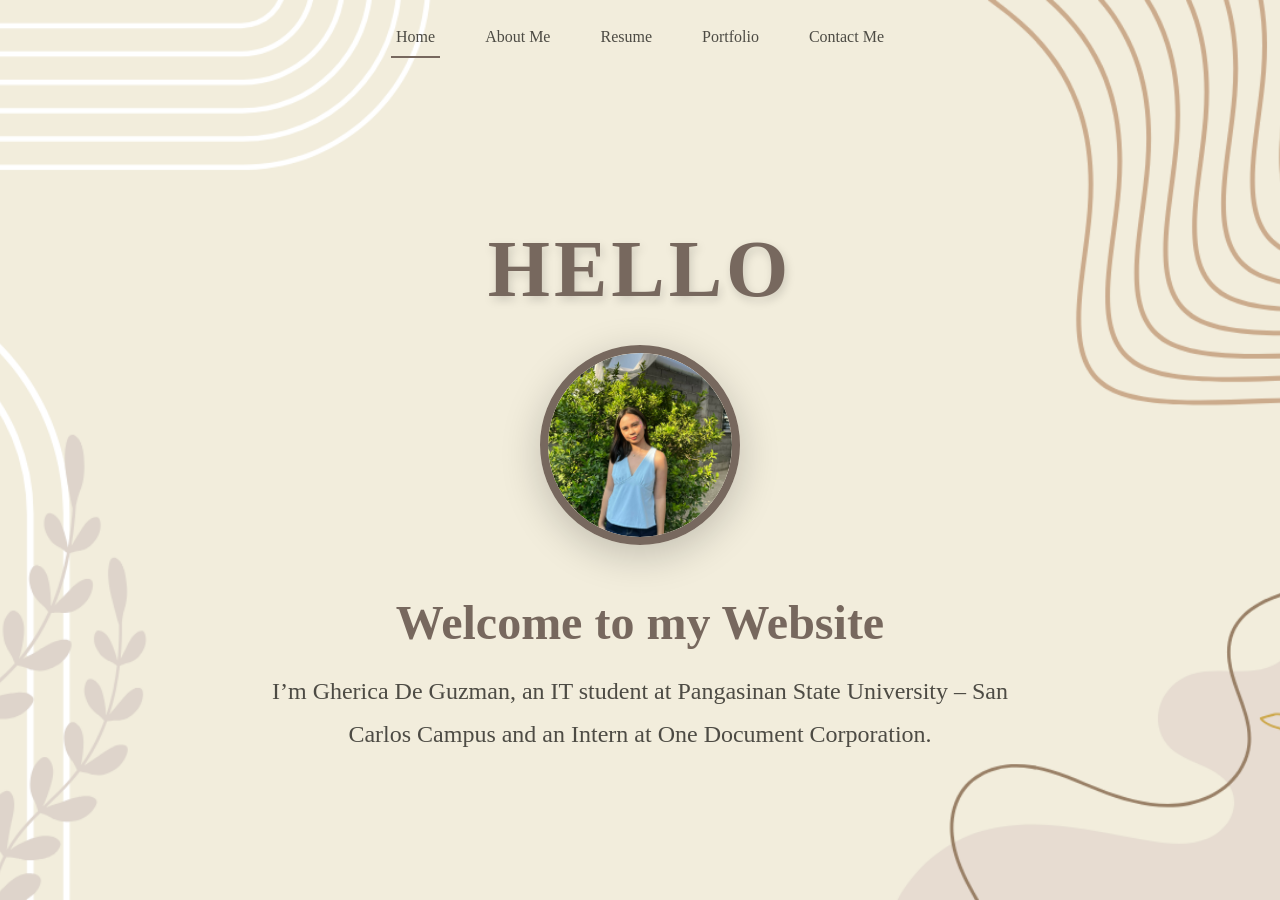
<file: index.html>
<!DOCTYPE html>
<html lang="en">
<head>
    <!-- Google tag (gtag.js) -->
<script async src="https://www.googletagmanager.com/gtag/js?id=G-MGXJLJP78P"></script>
<script>
  window.dataLayer = window.dataLayer || [];
  function gtag(){dataLayer.push(arguments);}
  gtag('js', new Date());

  gtag('config', 'G-MGXJLJP78P');
</script>
    <meta charset="UTF-8">
    <meta name="viewport" content="width=device-width, initial-scale=1.0">
    <title>MY PROFILE</title>
    <link rel="stylesheet" href="style.css">
</head>
<body>
   
<div class="container">

    <!-- NAVBAR -->
    <div class="dashboard">
        <a href="index.html" class="active">Home</a>
        <a href="about.html" >About Me</a>
        <a href="resume.html" >Resume</a>
        <a href="portfolio.html">Portfolio</a>
        <a href="contact.html">Contact Me</a>
    </div>  

    <!-- MAIN HERO SECTION -->
    <div class="card profile-card">
        <h1 class="name">HELLO</h1>

        <div class="image-frame">
            <img src="images/profile.jpg" alt="profile" class="profile">
        </div>
     
    </div>
       <div class="intro"> 
        <h2>Welcome to my Website</h2>
        <p> I’m Gherica De Guzman, an IT student at Pangasinan State University – San Carlos Campus 
            and an Intern at One Document Corporation.</p>
     </div>
 </div>
</div>

<script>
let lastScrollPosition = 0;
const navbar = document.querySelector('.dashboard');

window.addEventListener('scroll', function() {
    const currentScrollPosition = window.scrollY;
    
    // Only apply hide/show on mobile (less than 768px)
    if (window.innerWidth <= 768) {
        if (currentScrollPosition > lastScrollPosition) {
            // Scrolling down
            navbar.classList.add('navbar-hidden');
        } else {
            // Scrolling up
            navbar.classList.remove('navbar-hidden');
        }
    } else {
        // Always show on desktop
        navbar.classList.remove('navbar-hidden');
    }
    
    lastScrollPosition = currentScrollPosition;
});
</script>
   
</body>
</html>
</file>
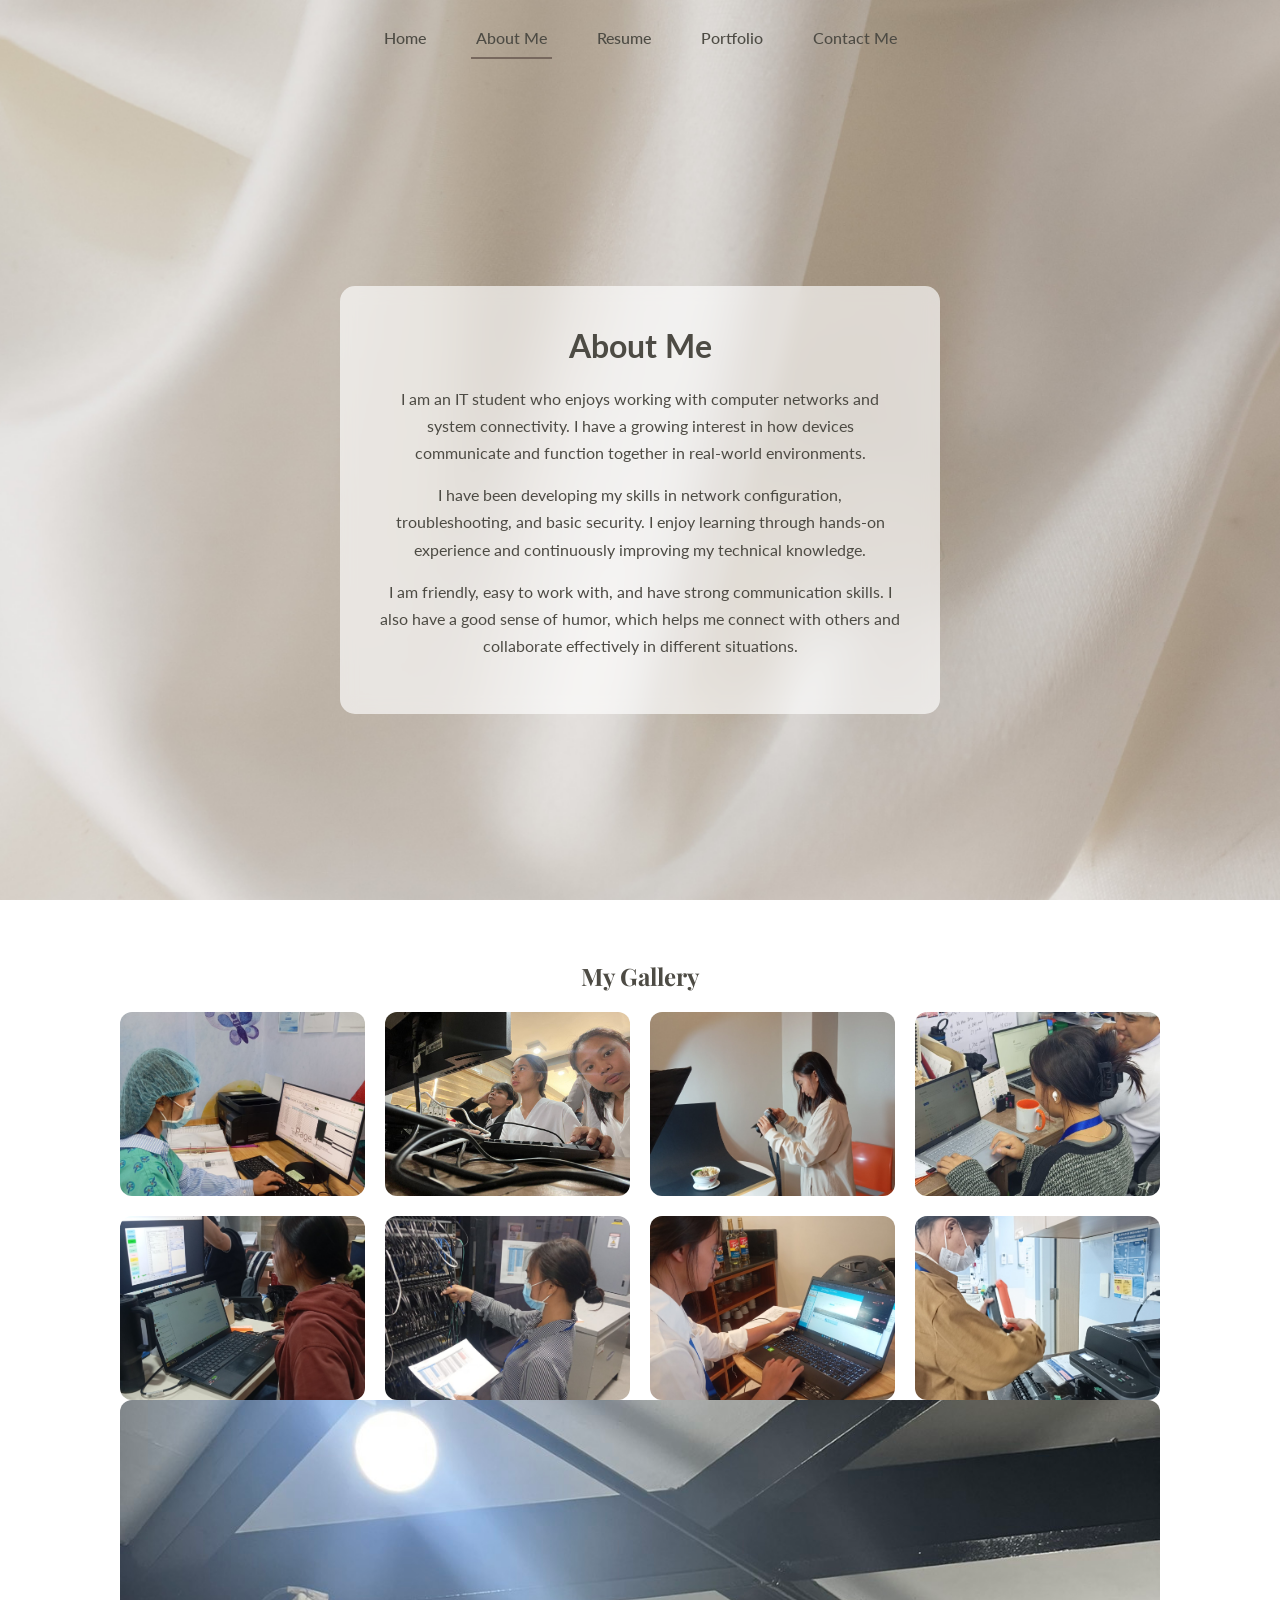
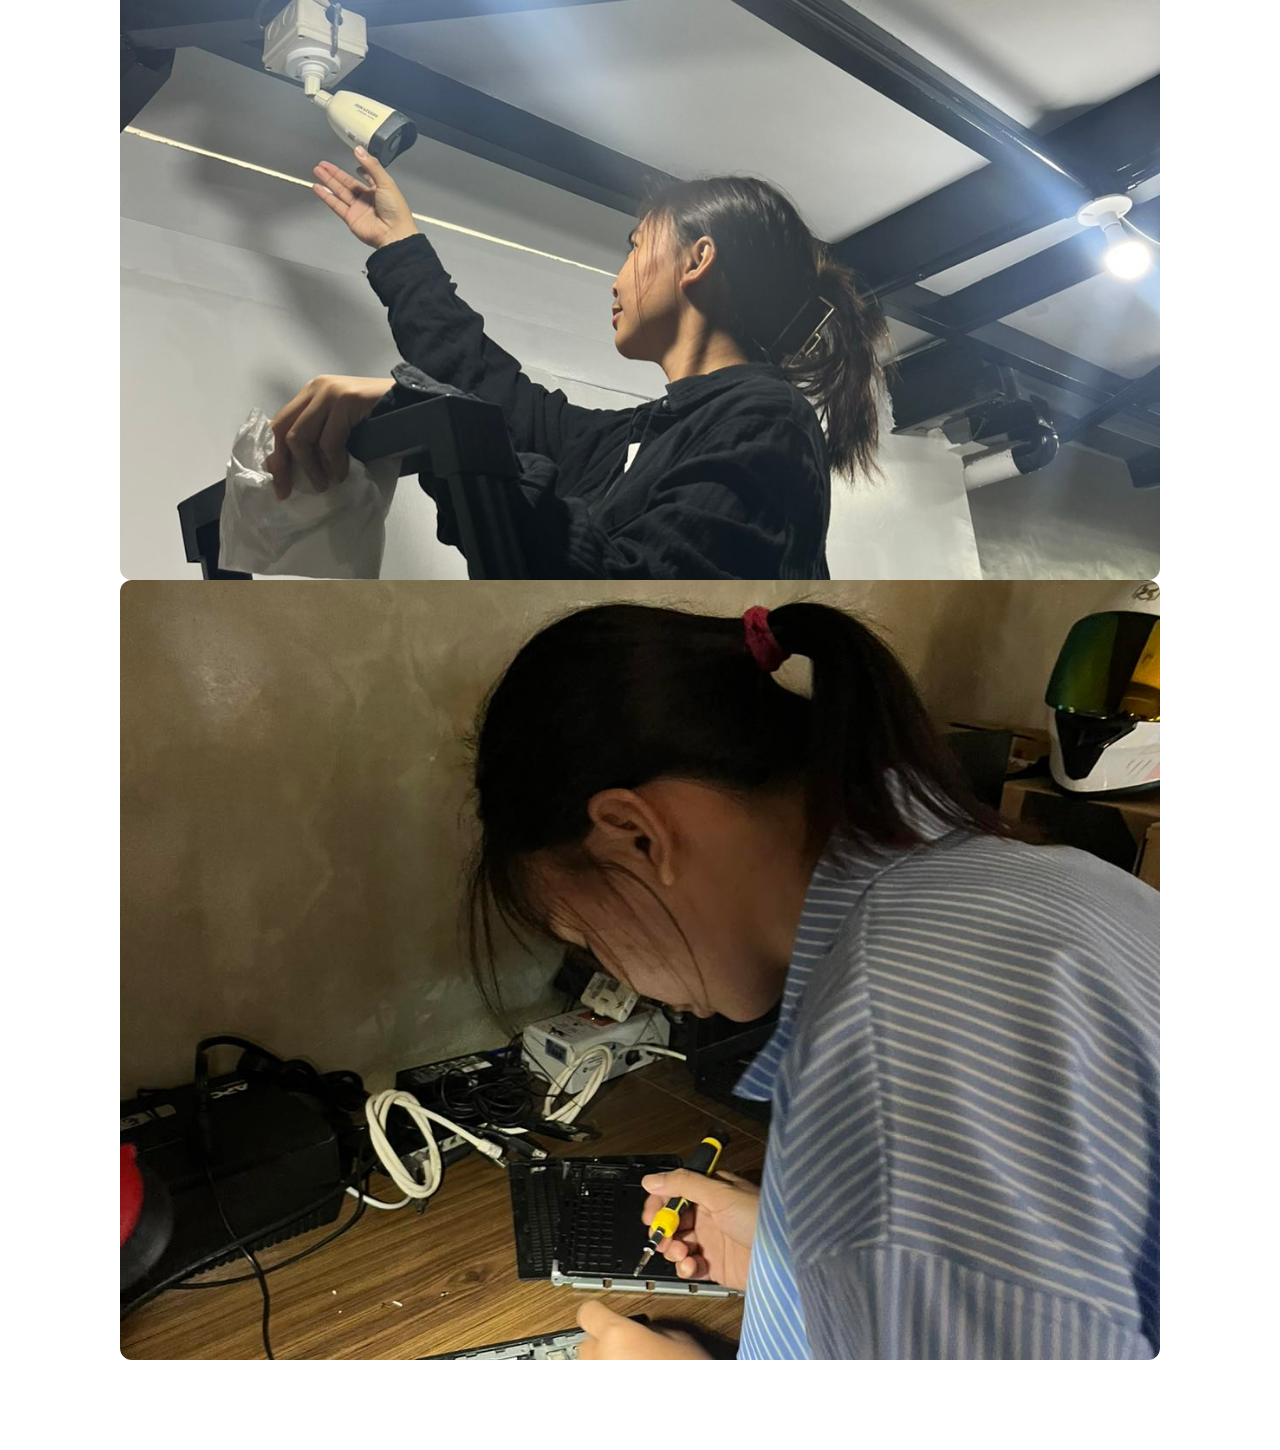
<file: about.html>
<!DOCTYPE html>
<html lang="en">
<head>
<!-- Google tag (gtag.js) -->
<script async src="https://www.googletagmanager.com/gtag/js?id=G-MGXJLJP78P"></script>
<script>
  window.dataLayer = window.dataLayer || [];
  function gtag(){dataLayer.push(arguments);}
  gtag('js', new Date());

  gtag('config', 'G-MGXJLJP78P');
</script>
    <meta charset="UTF-8">
    <meta name="viewport" content="width=device-width, initial-scale=1.0">
    <meta name="description" content="Learn more about Gherica De Guzman - IT Student and Developer">
    <title>About Me - Gherica De Guzman</title>
    <link href="https://fonts.googleapis.com/css2?family=Gilda+Display&family=Playfair+Display&family=Lato&display=swap" rel="stylesheet">
    <link rel="stylesheet" href="about.css">
</head>
<body>



    <!-- NAVBAR -->
    <div class="dashboard">
        <a href="index.html">Home</a>
        <a href="about.html" class="active">About Me</a>
        <a href="resume.html">Resume</a>
        <a href="portfolio.html">Portfolio</a>
        <a href="contact.html">Contact Me</a>
    </div>

    <!-- CONTENT -->
    <div class="container">
        <div class="content">
            <h1>About Me</h1>

            <p>I am an IT student who enjoys working with computer networks and system connectivity. I have a growing interest in how devices communicate and function together in real-world environments.</p>
            <p>I have been developing my skills in network configuration, troubleshooting, and basic security. I enjoy learning through hands-on experience and continuously improving my technical knowledge.</p>
            <p>I am friendly, easy to work with, and have strong communication skills. I also have a good sense of humor, which helps me connect with others and collaborate effectively in different situations.</p>

        </div>
    </div>
    

       <!-- GALLERY CARD -->
    <div class="gallery-container">
        <div class="gallery-card">

            <h2>My Gallery</h2>

            <div class="about-gallery">
                <div class="img-box">
                    <img src="images/img1.jpg" onclick="openModal(this.src)">
                </div>
                <div class="img-box">
                    <img src="images/img2.jpg" onclick="openModal(this.src)">
                </div>

                <div class="img-box">
                    <img src="images/img4.jpg" onclick="openModal(this.src)">
                </div>
                <div class="img-box">
                    <img src="images/img5.jpg" onclick="openModal(this.src)">
                </div>
                                <div class="img-box">
                    <img src="images/img6.jpg" onclick="openModal(this.src)">
                </div>
                <div class="img-box">
                    <img src="images/img7.jpg" onclick="openModal(this.src)">
                </div>
                <div class="img-box">
                    <img src="images/img8.jpg" onclick="openModal(this.src)">
                </div>

                <div class="img-box">
                    <img src="images/img10.jpg" onclick="openModal(this.src)">
                </div>
                      </div>
                <div class="img-box">
                    <img src="images/img11.jpg" onclick="openModal(this.src)">
                </div>
                <div class="img-box">
                    <img src="images/img12.jpg" onclick="openModal(this.src)">
                </div>
            </div>

        </div>
    </div>
            <!-- IMAGE MODAL -->
        <div id="imgModal" class="modal" onclick="closeModal()">
            <span class="close">&times;</span>
            <img id="modalImg">
        </div>
        <script>
        function openModal(src) {
            const modal = document.getElementById("imgModal");
            const img = document.getElementById("modalImg");

            img.src = src;
            modal.classList.add("show");
        }

        function closeModal() {
            document.getElementById("imgModal").classList.remove("show");
        }
        </script>
</body>
</html>
</file>
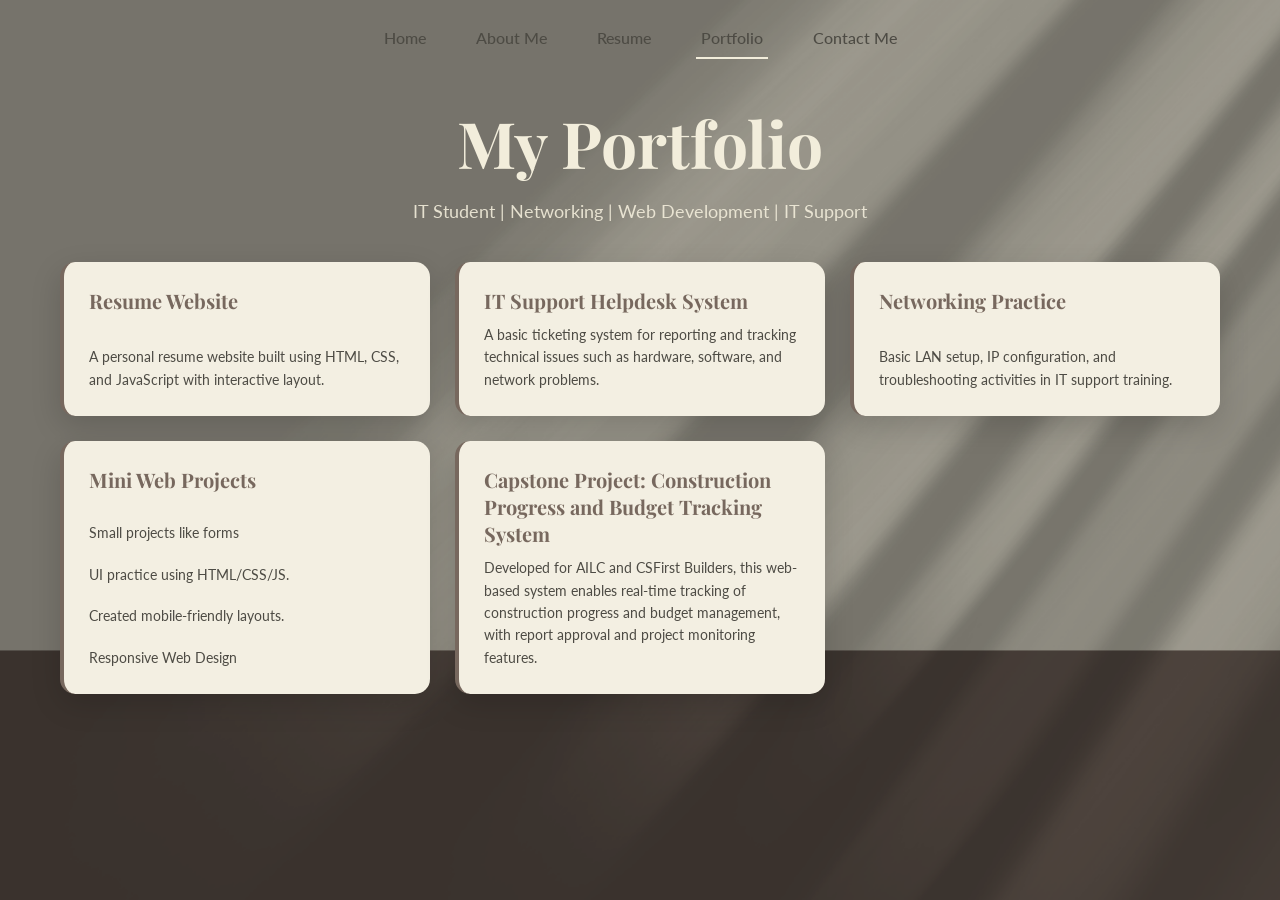
<file: portfolio.html>
<!DOCTYPE html>
<html lang="en">
<head>
    <!-- Google tag (gtag.js) -->
<script async src="https://www.googletagmanager.com/gtag/js?id=G-MGXJLJP78P"></script>
<script>
  window.dataLayer = window.dataLayer || [];
  function gtag(){dataLayer.push(arguments);}
  gtag('js', new Date());

  gtag('config', 'G-MGXJLJP78P');
</script>
    <meta charset="UTF-8">
    <meta name="viewport" content="width=device-width, initial-scale=1.0">
    <meta name="description" content="My projects and portfolio - IT, Networking, and Web Development">
    <title>Portfolio - Gherica De Guzman</title>
    <link href="https://fonts.googleapis.com/css2?family=Gilda+Display&family=Playfair+Display&family=Lato&display=swap" rel="stylesheet">
    <link rel="stylesheet" href="portfolio.css">
</head>

<body>

<!-- NAV -->
<div class="dashboard">
       <a href="index.html" >Home</a>
        <a href="about.html" >About Me</a>
        <a href="resume.html" >Resume</a>
        <a href="portfolio.html" class="active">Portfolio</a>
        <a href="contact.html" >Contact Me</a>
</div>

<!-- MAIN -->
<div class="container">

    <h1 class="title">My Portfolio</h1>

    <p class="subtitle">
        IT Student | Networking | Web Development | IT Support
    </p>

    <div class="projects">

        <div class="card">
            <h2>Resume Website</h2>
            <p>A personal resume website built using HTML, CSS, and JavaScript with interactive layout.</p>
        </div>

         <div class="card">
            <h2>IT Support Helpdesk System</h2>
             <p>A basic ticketing system for reporting and tracking technical issues such as hardware, software, and network problems.</p>
        </div>

        <div class="card">
            <h2>Networking Practice</h2>
            <p>Basic LAN setup, IP configuration, and troubleshooting activities in IT support training.</p>
        </div>

        <div class="card">
            <h2>Mini Web Projects</h2>
            <p>Small projects like forms</p>
            <p>UI practice using HTML/CSS/JS.</p>
            <p>Created mobile-friendly layouts.</p>
            <p>Responsive Web Design</p>
        </div>
        <div class="card">
           <h2>Capstone Project: Construction Progress and Budget Tracking System</h2>
            <p>
              Developed for AILC and CSFirst Builders, this web-based system enables real-time tracking 
              of construction progress and budget management, with report approval and project monitoring features.
             </p>
        </div>
    </div>

</div>

</body>
</html>
</file>
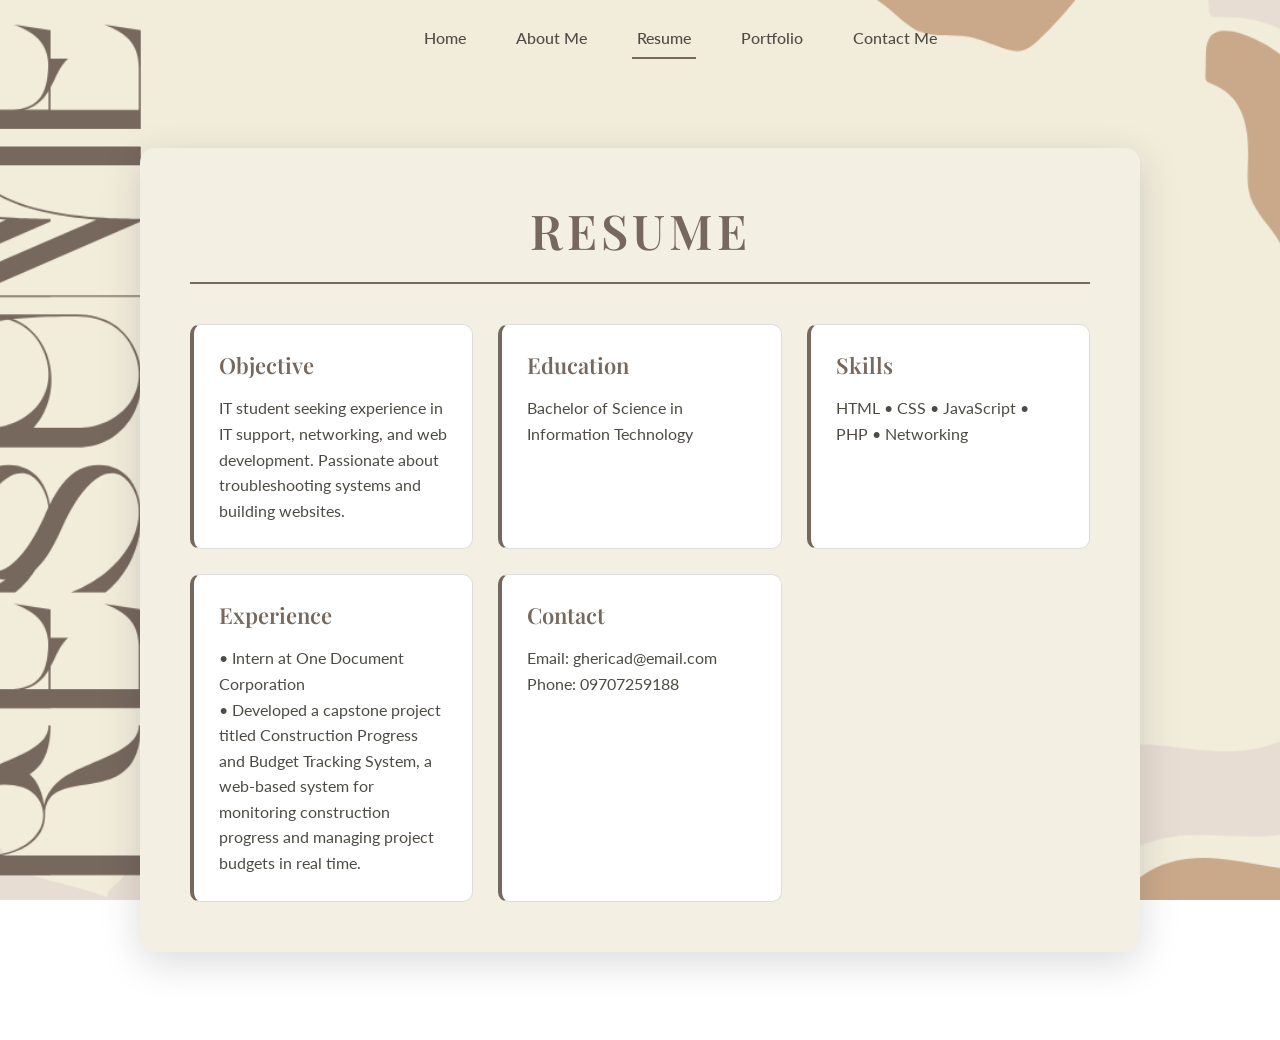
<file: resume.html>
<!DOCTYPE html>
<html lang="en">
<head>
    <!-- Google tag (gtag.js) -->
<script async src="https://www.googletagmanager.com/gtag/js?id=G-MGXJLJP78P"></script>
<script>
  window.dataLayer = window.dataLayer || [];
  function gtag(){dataLayer.push(arguments);}
  gtag('js', new Date());

  gtag('config', 'G-MGXJLJP78P');
</script>
    <meta charset="UTF-8">
    <meta name="viewport" content="width=device-width, initial-scale=1.0">
    <meta name="description" content="My Resume - Skills, Education, and Experience">
    <title>Resume - Gherica De Guzman</title>
    <link href="https://fonts.googleapis.com/css2?family=Gilda+Display&family=Playfair+Display&family=Lato&display=swap" rel="stylesheet">
    <link rel="stylesheet" href="resume.css">
</head>
<body>

<div class="container">

    <div class="resume-card">

        <!-- HEADER -->
        <div class="resume-header">
            <h1>RESUME</h1>

        </div>
        
        <!-- CONTENT -->
        <div class="resume-content">

    <div class="box">
    <h2>Objective</h2>
             <p>
                         IT student seeking experience in IT support, networking, and web development. 
                       Passionate about troubleshooting systems and building websites.
             </p>
            </div>
            <div class="box">
                <h2>Education</h2>
                <p>Bachelor of Science in Information Technology</p>
            </div>

            <div class="box">
                <h2>Skills</h2>
                <p>HTML • CSS • JavaScript • PHP • Networking</p>
            </div>

            <div class="box">
                <h2>Experience</h2>
                 <p>• Intern at One Document Corporation</p>
              <p>
                   • Developed a capstone project titled Construction Progress and Budget Tracking System, 
                  a web-based system for monitoring construction progress and managing project budgets in real time.
             </p>
            </div>

            <div class="box">
                <h2>Contact</h2>
                <p>Email: ghericad@email.com</p>
                <p>Phone: 09707259188</p>
            </div>
            
        </div>
          
    </div>
         <div class="dashboard">
            <a href="index.html" >Home</a>
            <a href="about.html" >About Me</a>
            <a href="resume.html" class="active">Resume</a>
            <a href="portfolio.html" >Portfolio</a>
            <a href="contact.html" >Contact Me</a>
       </div>  
</div>

<script>
const boxes = document.querySelectorAll(".box");

boxes.forEach(box => {
    box.addEventListener("click", (e) => {
        e.stopPropagation();

        // enable blur mode
        document.body.classList.add("blur-active");

        // reset all
        boxes.forEach(b => {
            b.classList.remove("active");
            b.classList.add("dim");
        });

        // activate clicked
        box.classList.remove("dim");
        box.classList.add("active");
    });
});

// reset on outside click
document.addEventListener("click", () => {
    document.body.classList.remove("blur-active");

    boxes.forEach(b => {
        b.classList.remove("active", "dim");
    });
});
</script>     
</body>
</html>
</file>
<file: style.css>
* {
    margin: 0;
    padding: 0;
    box-sizing: border-box;
}

html {
    scroll-behavior: smooth;
}

body {
    margin: 0;
    font-family: 'Lato', 'Gilda Display', serif;
    color: #4d4b44;
    background-image: url("images/try.png");
    background-size: cover;
    background-position: center;
    background-repeat: no-repeat;
    background-attachment: fixed;
    min-height: 100vh;
}

body::before {
    content: "";
    position: fixed;
    inset: 0;
    background: rgba(255, 255, 255, 0.02);
    z-index: -1;
    pointer-events: none;
}

/* CENTER WHOLE PAGE */
.container {
    min-height: 100vh;
    display: flex;
    flex-direction: column;
    justify-content: center;
    align-items: center;
    padding: 120px 20px 40px 20px;
    gap: 40px;
    margin-top: 0;
}

.hero-section {
    width: 100%;
    max-width: 1200px;
    display: flex;
    flex-direction: column;
    align-items: center;
    gap: 30px;
}

/* FADE-IN ANIMATION */
@keyframes fadeUp {
    from {
        opacity: 0;
        transform: translateY(30px);
    }
    to {
        opacity: 1;
        transform: translateY(0);
    }
}

.image-frame {
    width: clamp(120px, 25vw, 200px);
    height: clamp(120px, 25vw, 200px);
    border-radius: 50%;
    border: clamp(4px, 1vw, 8px) solid #77685e;
    display: flex;
    align-items: center;
    justify-content: center;
    overflow: hidden;
    box-shadow: 0 10px 40px rgba(0, 0, 0, 0.2);
    animation: fadeUp 1s ease forwards;
}

/* HERO ANIMATION */
.profile-card {
    display: flex;
    flex-direction: column;
    align-items: center;
    justify-content: center;
    gap: 30px;
    width: 100%;
    animation: fadeUp 0.8s ease forwards;
}

/* INTRO ANIMATION (delay) */
.intro {
    text-align: center;
    animation: fadeUp 1s ease;
    animation-delay: 0.2s;
    animation-fill-mode: both;
    width: 100%;
    max-width: 800px;
}

/* HELLO TEXT IMPROVED */
.name {
    font-size: clamp(32px, 12vw, 80px);
    font-family: 'Playfair Display', serif;
    margin: 0;
    letter-spacing: clamp(1px, 1vw, 4px);
    color: #77685e;
    text-shadow: 2px 4px 10px rgba(0, 0, 0, 0.15);
    font-weight: 600;
}

/* INTRO TEXT STYLE */
.intro h2 {
    font-size: clamp(24px, 6vw, 48px);
    margin: 10px 0 20px 0;
    color: #77685e;
    font-family: 'Playfair Display', serif;
    font-weight: 600;
}

.intro p {
    font-size: clamp(16px, 3.5vw, 24px);
    margin: 0;
    line-height: 1.8;
    color: #4d4b44;
    padding: 0 15px;
}

/* IMAGE ENHANCEMENT */
.profile {
    width: 100%;
    height: 100%;
    border-radius: 50%;
    object-fit: cover;
    display: block;
    box-shadow: 0 5px 20px rgba(0, 0, 0, 0.1);
}

/* NAVBAR */
.dashboard {
    position: fixed;
    top: 0;
    left: 0;
    right: 0;
    width: 100%;
    display: flex;
    gap: 40px;
    padding: 20px 40px;
    background: transparent;
    z-index: 1000;
    justify-content: center;
    box-shadow: none;
}

/* NAV LINKS */
.dashboard a {
    text-decoration: none;
    color: #4d4b44;
    font-size: 16px;
    position: relative;
    padding: 8px 5px;
    font-weight: 500;
}

/* hover line */
.dashboard a::after {
    content: "";
    position: absolute;
    left: 0;
    bottom: -4px;
    width: 0%;
    height: 2px;
    background: #77685e;
    transition: 0.3s;
}

/* hover */
.dashboard a:hover::after {
    width: 100%;
}

/* ACTIVE PAGE */
.dashboard a.active::after {
    width: 100%;
}

/* MOBILE RESPONSIVE */
@media (max-width: 768px) {
    .profile-card {
        flex-direction: column;
        gap: 20px;
    }
    
    .image-frame {
        width: 130px;
        height: 130px;
    }
    
    .container {
        padding: 90px 15px 30px 15px;
        gap: 30px;
    }
    
    .dashboard {
        top: 0;
        gap: 12px;
        padding: 15px 15px;
        flex-wrap: wrap;
    }
    
    .nav-link,
    .dashboard a {
        font-size: 11px;
        padding: 5px 7px;
    }
    
    .intro {
        margin-top: 10px;
    }
    
    .intro h2 {
        margin: 10px 0 15px 0;
    }
}
</file>
<file: about.css>
* {
    margin: 0;
    padding: 0;
    box-sizing: border-box;
}

/* BODY */
body {
    font-family: 'Lato', sans-serif;
    color: #4d4b44;
    background-image: url("images/backgroundabout.png");
    background-size: cover;
    background-position: center;
    background-repeat: no-repeat;
    background-attachment: fixed;
    min-height: 100vh;
}

.dashboard {
    position: fixed;
    top: 0;
    left: 0;
    right: 0;
    width: 100%;
    display: flex;
    gap: 40px;
    padding: 20px 40px;
    background: transparent;
    z-index: 1000;
    justify-content: center;
    box-shadow: none;
}

/* NAV LINKS */
.dashboard a {
    text-decoration: none;
    color: #4d4b44;
    font-size: 16px;
    position: relative;
    padding: 8px 5px;
    font-weight: 500;
}

/* hover line */
.dashboard a::after {
    content: "";
    position: absolute;
    left: 0;
    bottom: -4px;
    width: 0%;
    height: 2px;
    background: #77685e;
    transition: 0.3s;
}

/* hover */
.dashboard a:hover::after {
    width: 100%;
}

/* ACTIVE PAGE */
.dashboard a.active::after {
    width: 100%;
}

/* CENTER CONTENT */
.container {
    min-height: 100vh;
    display: flex;
    justify-content: center;
    align-items: center;
    padding-top: 100px;
}

/* CONTENT BOX */
.content {
    max-width: 600px;
    background: rgba(255, 255, 255, 0.65);
    padding: 40px;
    border-radius: 15px;
    backdrop-filter: blur(8px);

    text-align: center; /* 👈 ADD THIS */
}
/* TEXT */
.content h1 {
    margin-bottom: 20px;
}

.content p {
    margin-bottom: 15px;
    line-height: 1.7;
}

/* 📱 MOBILE RESPONSIVE */
@media (max-width: 768px) {
    .dashboard {
        top: 0;
        gap: 12px;
        padding: 15px 15px;
        flex-wrap: wrap;
    }

    .dashboard a {
        font-size: 11px;
        padding: 5px 7px;
    }

    .container {
        padding-top: 110px;
        padding-left: 10px;
        padding-right: 10px;
    }

    .content {
        width: 90%;
        padding: 20px;
        background: rgba(255, 255, 255, 0.55);
    }

    .content h1 {
        font-size: 26px;
    }

    .content p {
        font-size: 14px;
        line-height: 1.6;
    }
}
/* CENTER THE GALLERY CARD */
.gallery-container {
    display: flex;
    justify-content: center;
    margin-top: 30px;
    padding-bottom: 60px;
}

/* SAME STYLE AS ABOUT CARD */

.gallery-card {
    max-width: 1100px;
    width: 95%;
    background: rgba(255, 255, 255, 0.65);
    padding: 30px;
    border-radius: 15px;
    backdrop-filter: blur(8px);
    text-align: center;
}

/* TITLE */
.gallery-card h2 {
    margin-bottom: 20px;
    font-family: 'Playfair Display', serif;
}

/* GRID GALLERY (LIKE YOUR DESIGN) */
.about-gallery {
    display: grid;
    grid-template-columns: repeat(auto-fit, minmax(220px, 1fr));
      justify-content: center; /* 👈 center items */
    gap: 20px;
}

/* IMAGE BOX */
.img-box {
    width: 100%;
}

/* LANDSCAPE IMAGE */
.img-box img {
    width: 100%;
    aspect-ratio: 4 / 3; /* same as your screenshot */
    object-fit: cover;
    border-radius: 12px;
    display: block;
    transition: 0.3s;
}

/* HOVER EFFECT */
.img-box img:hover {
    transform: scale(1.05);
}
/* TABLET */
@media (max-width: 1024px) {
    .about-gallery {
        grid-template-columns: repeat(3, 1fr);
    }
}

/* MOBILE */
@media (max-width: 768px) {
    .about-gallery {
        grid-template-columns: repeat(2, 1fr);
    }
}

/* SMALL MOBILE */
@media (max-width: 480px) {
    .about-gallery {
        grid-template-columns: 1fr;
    }
}
.modal {
    display: none;
    position: fixed;
    z-index: 9999;
    top: 0;
    left: 0;
    width: 100%;
    height: 100%;

    background: rgba(0, 0, 0, 0.6);
    backdrop-filter: blur(8px);

    /* center content */
    display: flex;
    justify-content: center;
    align-items: center;

    opacity: 0;
    pointer-events: none;
    transition: 0.3s;
}

/* ACTIVE MODAL */
.modal.show {
    opacity: 1;
    pointer-events: auto;
}

/* IMAGE */
.modal img {
    max-width: 80%;
    max-height: 80%;
    border-radius: 12px;
}
/* CLOSE BUTTON */
.close {
    position: absolute;
    top: 20px;
    right: 30px;
    font-size: 35px;
    color: white;
    cursor: pointer;
}

/* ANIMATION */
@keyframes zoomIn {
    from { transform: scale(0.7); opacity: 0; }
    to { transform: scale(1); opacity: 1; }
}
</file>
<file: portfolio.css>
* {
    margin: 0;
    padding: 0;
    box-sizing: border-box;
}

html {
    scroll-behavior: smooth;
}

body {
    font-family: 'Lato', 'Gilda Display', serif;
    color: #4d4b44;

    background-image: url("images/PRO.png");
    background-size: cover;
    background-position: center;
    background-repeat: no-repeat;
    background-attachment: fixed;

    min-height: 100vh;
}

/* DARK OVERLAY */
body::before {
    content: "";
    position: fixed;
    inset: 0;
    background: rgba(0, 0, 0, 0.3);
    z-index: -1;
}

.dashboard {
    position: fixed;
    top: 0;
    left: 0;
    right: 0;
    width: 100%;
    display: flex;
    gap: 40px;
    padding: 20px 40px;
    background: transparent;
    z-index: 1000;
    justify-content: center;
    box-shadow: none;
}

/* NAV LINKS */
.dashboard a {
    text-decoration: none;
    color: #4d4b44;
    font-size: 16px;
    position: relative;
    padding: 8px 5px;
    font-weight: 500;
}

/* hover line */
.dashboard a::after {
    content: "";
    position: absolute;
    left: 0;
    bottom: -4px;
    width: 0%;
    height: 2px;
    background: #f2eddb;
    transition: 0.3s;
}

/* hover */
.dashboard a:hover::after {
    width: 100%;
}

/* ACTIVE PAGE */
.dashboard a.active::after {
    width: 100%;
}

/* MAIN CONTAINER */
.container {
    padding: 100px 20px 60px;
    max-width: 1200px;
    margin: 0 auto;
}

/* TITLE */
.title {
    font-size: clamp(32px, 10vw, 64px);
    text-align: center;
    margin-bottom: 15px;

    color: #f2eddb;
    font-family: 'Playfair Display', serif;
}

.subtitle {
    text-align: center;
    font-size: clamp(14px, 3vw, 18px);
    margin-bottom: 40px;
    color: #f2eddb;
    opacity: 0.9;
}

/* PROJECT GRID */
.projects {
    display: grid;
    grid-template-columns: repeat(auto-fit, minmax(280px, 1fr));
    gap: 30px;
}

/* CARD */
.card {
    background: #f3efe2;
    padding: 25px;
    border-radius: 12px;

    box-shadow: 0 10px 30px rgba(0, 0, 0, 0.15);
    border-left: 4px solid #77685e;

    transition: 0.3s;
}

.card:hover {
    transform: translateY(-8px);
    box-shadow: 0 20px 50px rgba(0, 0, 0, 0.25);
    border-left-color: #d4a574;
}

.card h2 {
    font-size: clamp(16px, 4vw, 22px);
    margin-bottom: 10px;
    color: #77685e;
}

.card p {
    font-size: clamp(13px, 2.5vw, 16px);
    line-height: 1.6;
}

/* 📱 MOBILE RESPONSIVE */
@media (max-width: 768px) {
    .dashboard {
        top: 0;
        gap: 12px;
        padding: 15px 15px;
        flex-wrap: wrap;
    }

    .dashboard a {
        font-size: 11px;
        padding: 5px 7px;
    }

    .container {
        padding: 90px 15px 50px;
    }

    .projects {
        grid-template-columns: 1fr;
        gap: 20px;
    }

    .card {
        padding: 20px;
    }
}
/* GRID LAYOUT */
.projects {
    display: grid;
    grid-template-columns: repeat(auto-fit, minmax(280px, 1fr));
    gap: 25px;
    margin-top: 30px;
}

/* CARD STYLE */
.card {
    background: #f3efe2;
    padding: 25px;
    border-radius: 15px;

    box-shadow: 0 10px 30px rgba(0, 0, 0, 0.15);
    border-left: 4px solid #77685e;

    transition: all 0.3s ease;

    display: flex;
    flex-direction: column;
    justify-content: space-between;
}

/* HOVER EFFECT */
.card:hover {
    transform: translateY(-8px);
    box-shadow: 0 20px 50px rgba(0, 0, 0, 0.25);
    border-left-color: #d4a574;
}

/* TITLE */
.card h2 {
    font-size: 20px;
    margin-bottom: 10px;
    color: #77685e;
    font-family: 'Playfair Display', serif;
}

/* DESCRIPTION */
.card p {
    font-size: 14px;
    line-height: 1.6;
    color: #4d4b44;
}
</file>
<file: resume.css>
body {
    margin: 0;
    font-family: 'Lato', 'Gilda Display', serif;
    color: #4d4b44;
    background-image: url("images/RESUME.png");
    background-size: cover;
    background-position: center;
    background-repeat: no-repeat;
    background-attachment: fixed;
    min-height: 100vh;
}

/* CENTER */
.container {
    display: flex;
    justify-content: center;
    align-items: center;
    padding: 100px 20px 40px 20px;
    min-height: 100vh;
}
.dashboard {
    position: fixed;
    top: 0;
    left: 0;
    right: 0;
    width: 100%;
    display: flex;
    gap: 40px;
    padding: 20px 40px;
    background: transparent;
    z-index: 1000;
    justify-content: center;
    box-shadow: none;
}

/* NAV LINKS */
.dashboard a {
    text-decoration: none;
    color: #4d4b44;
    font-size: 16px;
    position: relative;
    padding: 8px 5px;
    font-weight: 500;
}

/* hover line */
.dashboard a::after {
    content: "";
    position: absolute;
    left: 0;
    bottom: -4px;
    width: 0%;
    height: 2px;
    background: #77685e;
    transition: 0.3s;
}

/* hover */
.dashboard a:hover::after {
    width: 100%;
}

/* ACTIVE PAGE */
.dashboard a.active::after {
    width: 100%;
}
/* RESUME CARD */
.resume-card {
    width: clamp(90%, 100%, 900px);
    max-width: 900px;
    background: #f3efe2;
    padding: clamp(30px, 5vw, 50px);
    border-radius: 15px;
    box-shadow: 0 10px 40px rgba(0, 0, 0, 0.15);
}

/* HEADER */
.resume-header {
    text-align: center;
    margin-bottom: 40px;
    padding-bottom: 20px;
    border-bottom: 2px solid #77685e;
}

.resume-header h1 {
    font-family: 'Playfair Display', serif;
    letter-spacing: 4px;
    font-size: clamp(32px, 8vw, 48px);
    margin: 0;
    color: #77685e;
    font-weight: 600;
}

/* GRID */
.resume-content {
    display: grid;
    grid-template-columns: repeat(auto-fit, minmax(250px, 1fr));
    gap: 25px;
}

/* BOX STYLE */
.box {
    background: white;
    padding: 25px;
    border-radius: 10px;
    border: 1px solid #ddd;
    border-left: 4px solid #77685e;
    transition: all 0.3s ease;
    animation: fadeUp 0.6s ease forwards;
    opacity: 0;
}

.box:hover {
    transform: translateY(-6px) scale(1.02);
    box-shadow: 0 15px 40px rgba(0, 0, 0, 0.15);
    border-left-color: #d4a574;
}

.box h2 {
    font-family: 'Playfair Display', serif;
    font-size: clamp(16px, 4vw, 22px);
    margin: 0 0 15px 0;
    color: #77685e;
    font-weight: 600;
}

.box p {
    font-family: 'Lato', sans-serif;
    font-size: clamp(13px, 2.5vw, 16px);
    line-height: 1.6;
    color: #4d4b44;
    margin: 0;
}
/* STAGGER EFFECT */
.box:nth-child(1) { animation-delay: 0.1s; }
.box:nth-child(2) { animation-delay: 0.2s; }
.box:nth-child(3) { animation-delay: 0.3s; }
.box:nth-child(4) { animation-delay: 0.4s; }
.box:nth-child(5) { animation-delay: 0.5s; }

/* FADE ANIMATION */
@keyframes fadeUp {
    from {
        opacity: 0;
        transform: translateY(20px);
    }
    to {
        opacity: 1;
        transform: translateY(0);
    }
}

/* MOBILE RESPONSIVE */
@media (max-width: 768px) {
    .container {
        padding: 90px 15px 30px 15px;
    }
    
    .dashboard {
        top: 0;
        gap: 12px;
        padding: 15px 15px;
        flex-wrap: wrap;
    }
    
    .nav-link,
    .dashboard a {
        font-size: 11px;
        padding: 5px 7px;
    }
    
    .resume-card {
        width: 100%;
    }
    
    .resume-content {
        grid-template-columns: 1fr;
    }
    
    .box {
        padding: 20px;
    }
}
</file>
